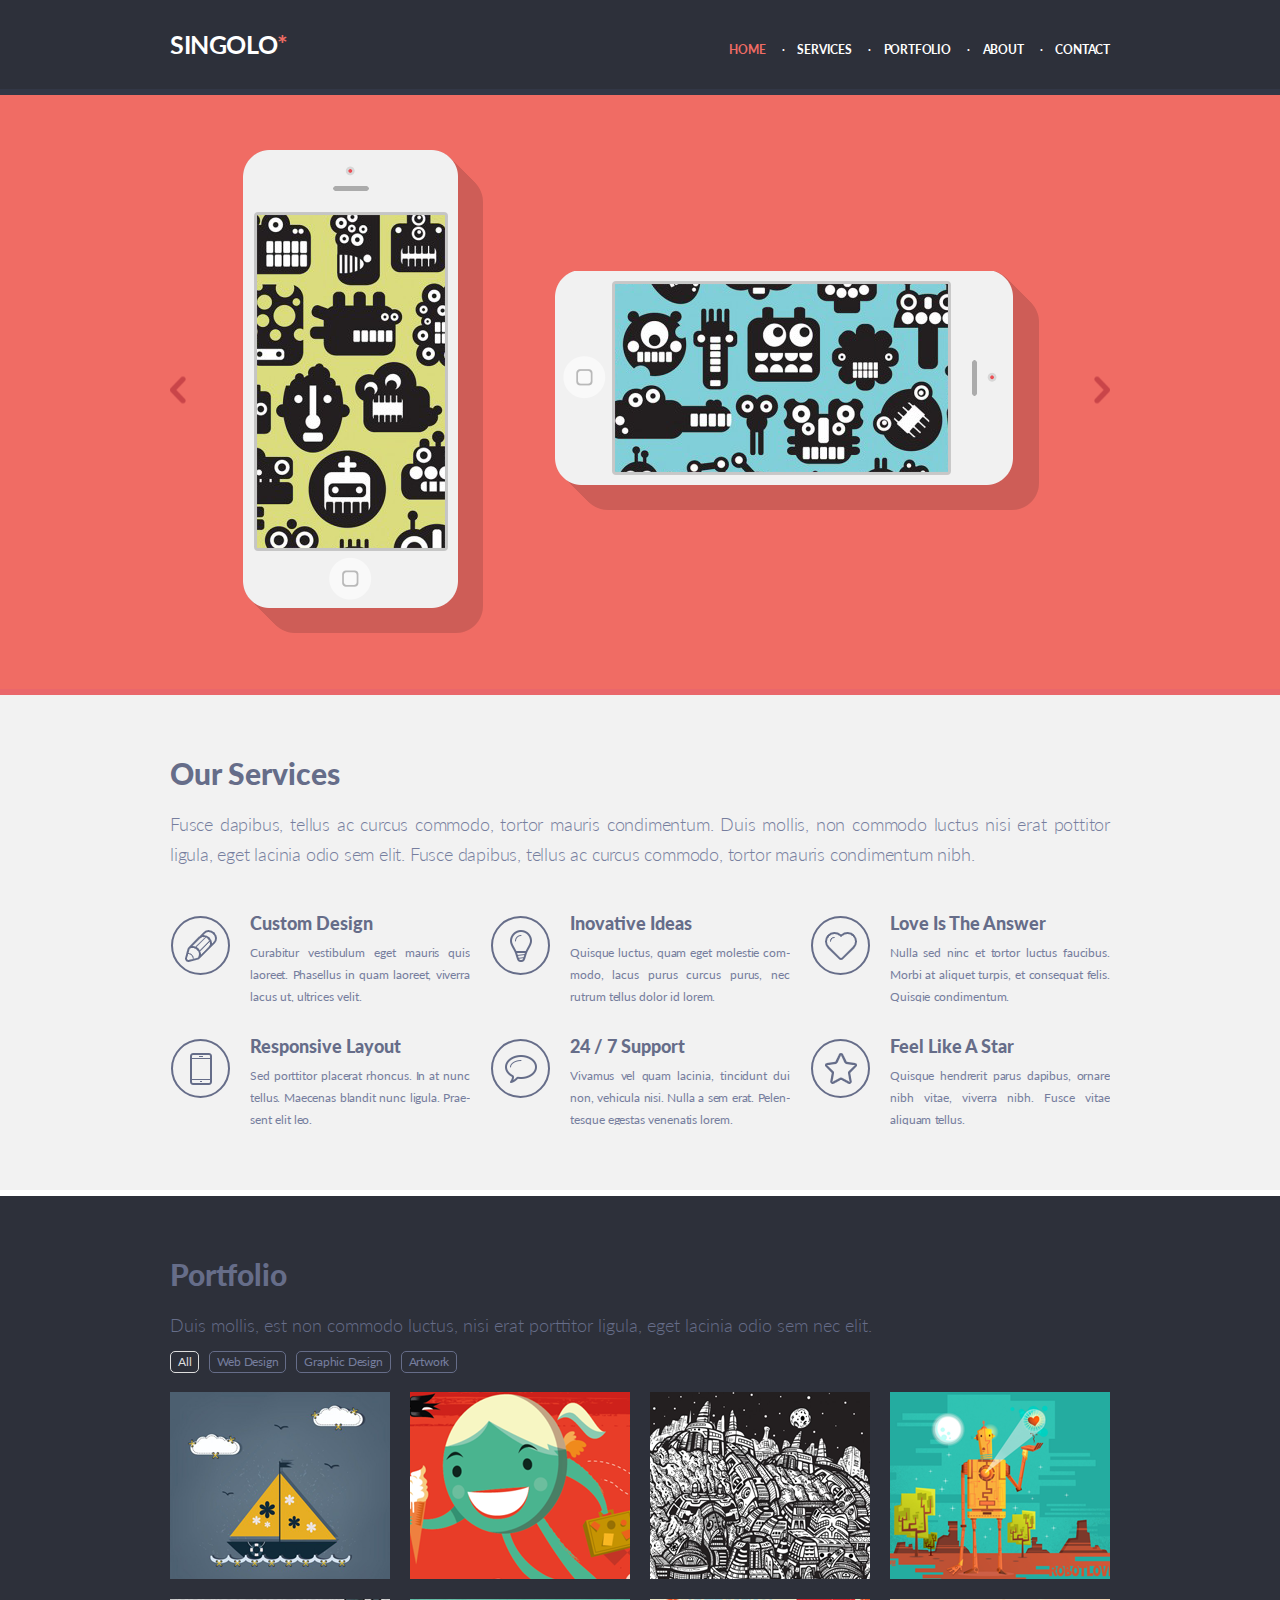
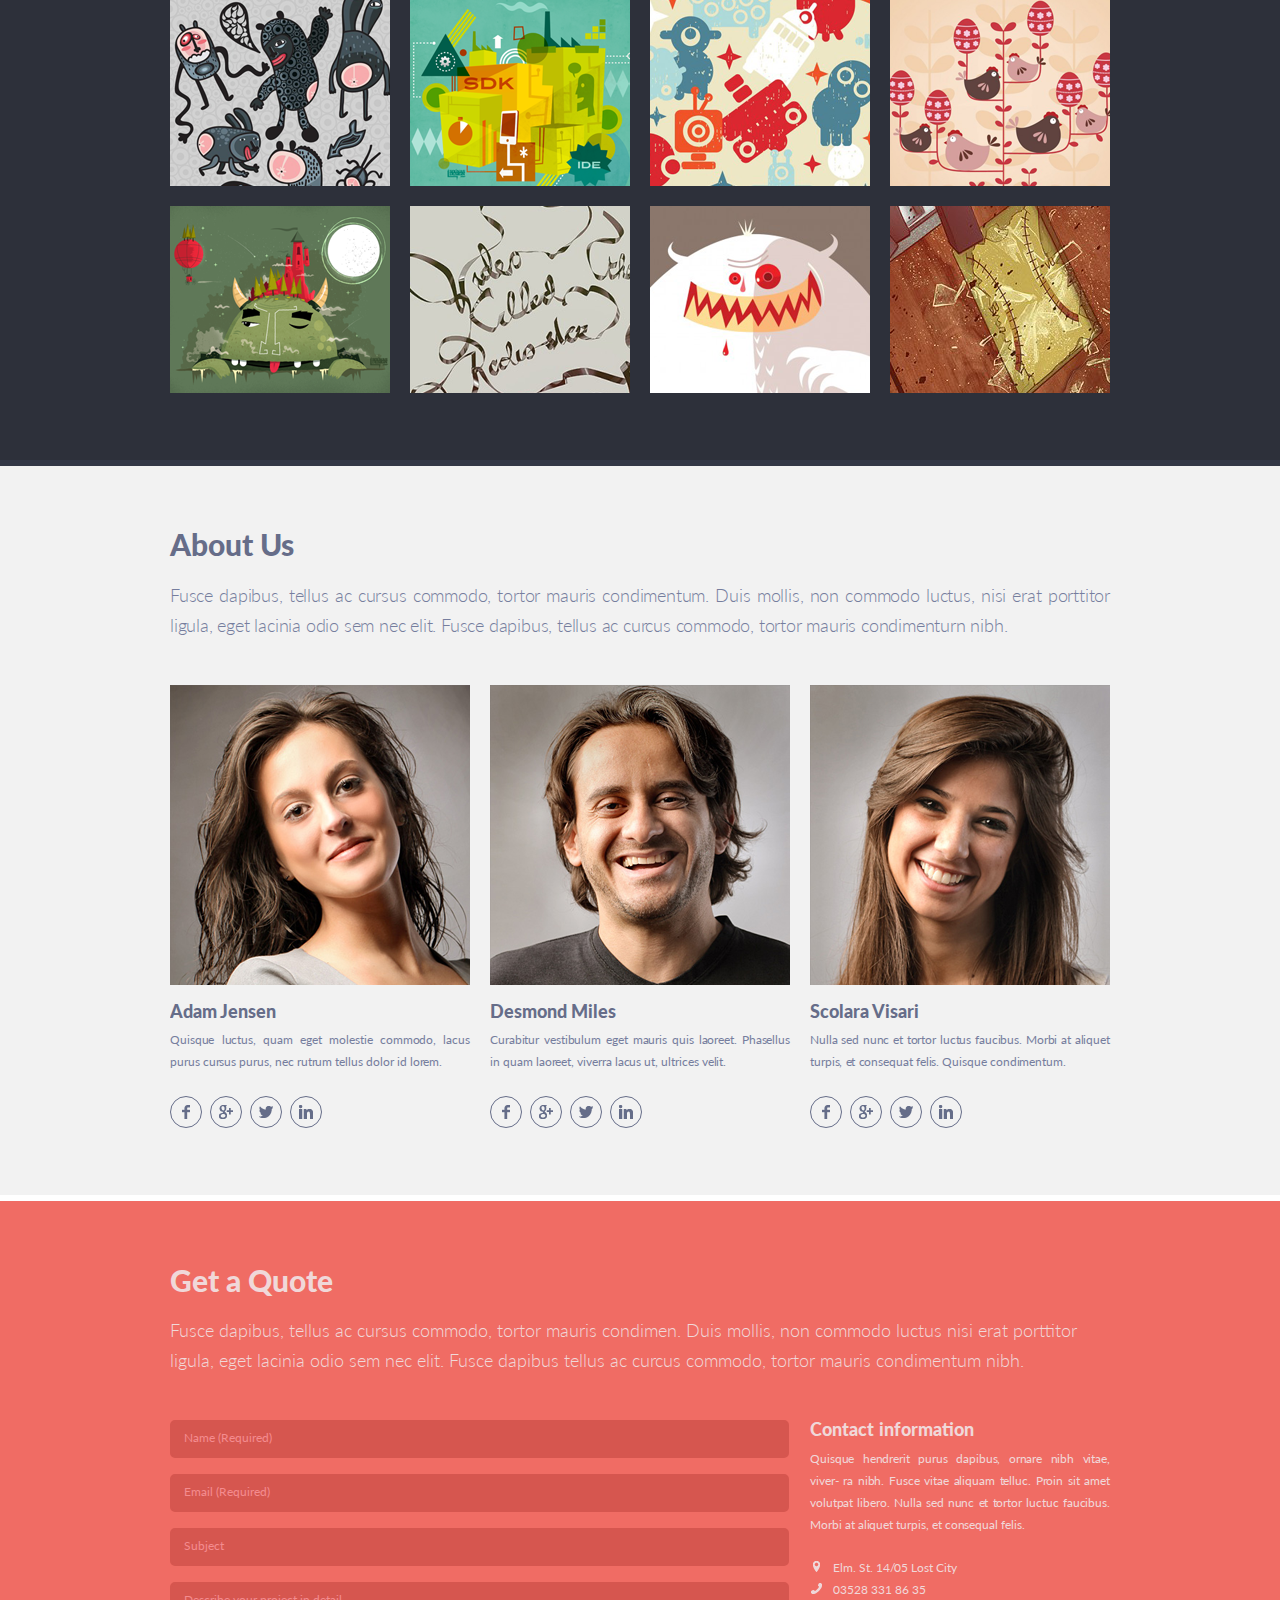
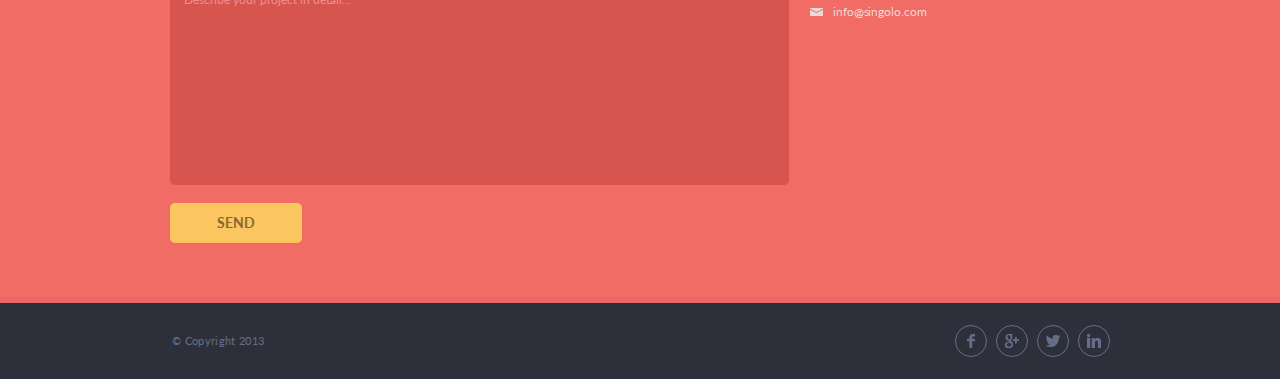
<file: index.html>
<!DOCTYPE html>
<html>
    <head>
        <meta charset="UTF-8">
        <meta name="viewport" content="width=device-width, initial-scale=1.0">
        <link href="https://fonts.googleapis.com/css?family=Lato:400,700&display=swap" rel="stylesheet">
        <link rel="stylesheet" href="style.css">
        <title>Singolo</title>
    </head>
    <body> 
        <div id="home">
        <div class="header">
            <div class="wrapper header__wrapper">
                <div class="hamburger">
                    <div class="hamburger__line"></div>
                </div>              
                <h1 class="logo">Singolo<span class="text-colored">*</span></h1>
                <div class="header__navigation">
                    <h1 class="logo navigation-mobile__logo">Singolo<span class="text-colored">*</span></h1>
                    <div class="navigation">
                        <a class="navigation__link navigation__link_selected" href="#home">Home</a>
                        <a class="navigation__link" href="#services">Services</a>
                        <a class="navigation__link" href="#portfolio">Portfolio</a>
                        <a class="navigation__link" href="#about">About</a>
                        <a class="navigation__link"  href="#contact">Contact</a>
                    </div>
                </div>
                
            </div>
        </div>
        <div class="slider" style="background-color: #F06C64">
            <div class="wrapper">
            <div class="carousel">
                <div class="slide__container">
                    <div class="slide active">
                        <div class="slide__content">
                            <div class="iPhone iPhone_vertical">
                                <img src="assets/img/iPhone Vertical.png" alt="iPhone Vertical">
                                <div class="iPhone__display"></div>
                                <div class="iPhone__button"></div>
                            </div>
                            <div class="iPhone iPhone_horizontal">
                                <img src="assets/img/iPhone Horizontal.png" alt="iPhone Horizontal">
                                <div class="iPhone__display"></div>
                                <div class="iPhone__button"></div>
                            </div>       
                        </div>
                    </div>
                    <div class="slide">
                        <div class="slide__content">
                            <img id="img_slide2" src="assets/img/slide-2.png">
                        </div>
                    </div>
                </div>
                <div class="control left">
                    <img class="arrow left" src="assets/img/prev.png" alt="prev">
                </div>
                <div class="control right">
                    <img class="arrow right" src="assets/img/next.png" alt="next">
                </div>  
            </div>
            </div>
        </div>
        </div> 
        <div id="services" class="services">
            <div class="wrapper services__wrapper">
                <h2 class="services__title">Our Services</h2>
                <p class="services__text">Fusce dapibus, tellus ac curcus commodo, tortor mauris condimentum.
                    Duis mollis, non commodo luctus nisi erat pottitor ligula, eget lacinia odio sem elit. 
                    Fusce dapibus, tellus ac curcus commodo, tortor mauris condimentum nibh.
                </p>
                <div class="layout-3-column">
                    <div class="service-item">
                        <span class="ico service-item__ico ico-pen"></span>
                        <div class="service-item__content">
                            <h3 class="service-item__title">Custom Design</h3>
                            <p class="service-item__text sub-p">Curabitur vestibulum eget mauris quis laoreet. Phasellus in quam laoreet, viverra lacus ut, ultrices velit.</p>
                        </div>           
                    </div>
                    <div class="service-item">
                        <span class="ico service-item__ico ico-lamp"></span>
                        <div class="service-item__content">
                            <h3 class="service-item__title">Inovative Ideas</h3>
                            <p class="service-item__text sub-p">Quisque luctus, quam eget molestie com- modo, lacus purus curcus purus, nec rutrum tellus dolor id lorem.</p>
                        </div>
                    </div>
                    <div class="service-item">
                        <span class="ico service-item__ico ico-heart"></span>
                        <div class="service-item__content">
                            <h3 class="service-item__title">Love Is The Answer</h3>
                            <p class="service-item__text sub-p">Nulla sed ninc et tortor luctus faucibus. Morbi at aliquet turpis, et consequat felis. Quisqie condimentum.</p>
                        </div>
                    </div>
                    <div class="service-item">
                        <span class="ico service-item__ico ico-mobile-phone"></span>
                        <div class="service-item__content">
                            <h3 class="service-item__title">Responsive Layout</h3>
                            <p class="service-item__text sub-p">Sed porttitor placerat rhoncus. In at nunc tellus. Maecenas blandit nunc ligula. Prae- sent elit leo.</p>
                        </div>
                    </div>
                    <div class="service-item">
                        <span class="ico service-item__ico ico-bubble"></span>
                        <div class="service-item__content">
                            <h3 class="service-item__title">24 / 7 Support</h3>
                            <p class="service-item__text sub-p">Vivamus vel quam lacinia, tincidunt dui non, vehicula nisi. Nulla a sem erat. Pelen- tesque egestas venenatis lorem.</p>
                        </div>
                    </div>
                    <div class="service-item">
                        <span class="ico service-item__ico ico-star"></span>
                        <div class="service-item__content">
                            <h3 class="service-item__title">Feel Like A Star</h3>
                            <p class="service-item__text sub-p">Quisque hendrerit parus dapibus, ornare nibh vitae, viverra nibh. Fusce vitae aliquam tellus.</p>
                        </div>
                    </div>
                </div>
            </div>
        </div>
        <div id="portfolio" class="portfolio">
            <div class="wrapper portfolio__wrapper">
                <h2 class="portfolio__title">Portfolio</h2>
                <p class="portfolio__text">Duis mollis, est non commodo luctus, nisi erat porttitor ligula, eget lacinia odio sem nec elit.</p>
                <div class="portfolio__tags">
                    <span id="all" class="tag tag_selected">All</span>
                    <span id="web-disign" class="tag">Web Design</span>
                    <span id="graphic-design" class="tag">Graphic Design</span>
                    <span id="artwork" class="tag">Artwork</span>
                </div>
                <div class="layout-4-column portfolio__images">
                    <img id="artwork" src="assets/img/portfolio/Project1.png" alt="project1">
                    <img id="web-disign" src="assets/img/portfolio/Project2.png" alt="project2">
                    <img id="web-disign" src="assets/img/portfolio/Project3.png" alt="project3">
                    <img id="artwork" src="assets/img/portfolio/Project4.png" alt="project4">
                    <img id="graphic-design" src="assets/img/portfolio/Project5.png" alt="project5">
                    <img id="web-disign" src="assets/img/portfolio/Project6.png" alt="project6">
                    <img id="graphic-design" src="assets/img/portfolio/Project7.png" alt="project7">
                    <img id="graphic-design" src="assets/img/portfolio/Project8.png" alt="project8">
                    <img id="artwork"src="assets/img/portfolio/Project9.png" alt="project9">
                    <img id="web-disign" src="assets/img/portfolio/Project10.png" alt="project10">
                    <img id="graphic-design" src="assets/img/portfolio/Project11.png" alt="project11">
                    <img id="artwork" src="assets/img/portfolio/Project12.png" alt="project12">
                </div>
            </div>
        </div>
        <div id="about" class="about-us">
            <div class="wrapper about-us__wrapper">
                <h2 class="about-us__title">About Us</h2>
                <p class="about-us__text">Fusce dapibus, tellus ac cursus commodo, tortor mauris condimentum. Duis mollis, non commodo luctus, nisi erat porttitor ligula, eget lacinia odio sem nec elit. Fusce dapibus, tellus ac curcus commodo, tortor mauris condimenturn nibh.</p>
                <div class="layout-3-column">
                    <div class="employee">
                        <img class="employee__photo" src="assets/img/employees/Adam.png" alt="Photo">
                        <div class="employee__content">
                            <h3 class="employee__name">Adam Jensen</h3>
                            <p class="employee__text sub-p">Quisque luctus, quam eget molestie commodo, lacus purus cursus purus, nec rutrum tellus dolor id lorem.</p>
                        </div>
                        <div class="employee__icons">
                            <span class="ico ico-facebook ico_round"></span>
                            <span class="ico ico-google ico_round"></span>
                            <span class="ico ico-twitter ico_round"></span>
                            <span class="ico ico-linkedin ico_round"></span>
                        </div>
                    </div>
                    <div class="employee">
                        <img class="employee__photo" src="assets/img/employees/Desmond.png" alt="Photo">
                        <div class="employee__content">
                            <h3 class="employee__name">Desmond Miles</h3>
                            <p class="employee__text sub-p">Curabitur vestibulum eget mauris quis laoreet. Phasellus in quam laoreet, viverra lacus ut, ultrices velit.</p>
                        </div>
                        <div class="employee__icons">
                            <span class="ico ico-facebook ico_round"></span>
                            <span class="ico ico-google ico_round"></span>
                            <span class="ico ico-twitter ico_round"></span>
                            <span class="ico ico-linkedin ico_round"></span>
                        </div>
                    </div>
                    <div class="employee">
                        <img class="employee__photo" src="assets/img/employees/Scolara.png" alt="Photo">
                        <div class="employee__content">
                            <h3 class="employee__name">Scolara Visari</h3>
                            <p class="employee__text sub-p">Nulla sed nunc et tortor luctus faucibus. Morbi at aliquet turpis, et consequat felis. Quisque condimentum.</p>
                        </div>
                        <div class="employee__icons">
                            <span class="ico ico-facebook ico_round"></span>
                            <span class="ico ico-google ico_round"></span>
                            <span class="ico ico-twitter ico_round"></span>
                            <span class="ico ico-linkedin ico_round"></span>
                        </div>
                    </div>
                </div>
            </div>
        </div>
        <div id="contact" class="get-quote">
            <div class="wrapper get-quote__wrapper">
                <h2 class="get-quote__title">Get a Quote</h2>
                <p class="get-quote__text">Fusce dapibus, tellus ac cursus commodo, tortor mauris condimen. Duis mollis, 
                    non commodo luctus nisi erat porttitor ligula, eget lacinia odio sem nec elit. Fusce dapibus tellus ac curcus 
                    commodo, tortor mauris condimentum nibh.
                </p>
                <div class="layout-3-column">
                    <form id="quote-form" class="get-quote__form" action="#" method="get">
                        <input id="name" class="input" type="text" name="name" placeholder="Name (Required)" required>
                        <div id="name-hint" class="warning-bubble"></div>
                        <input id="email" class="input" type="email" name="email" placeholder="Email (Required)" required>
                        <div id="email-hint" class="warning-bubble"></div>
                        <input id="subject" class="input" type="text" name="subject" placeholder="Subject">
                        <textarea id="description" class="textarea" rows="8" name="details" placeholder="Describe your project in detail..."></textarea>
                        <div id="description-hint" class="warning-bubble">Много символов</div>
                        <button id="button_send" class="button">SEND</button>
                    </form>
                    <div class="get-quote__contact-info">
                        <h3 class="contact-info__title">Contact information</h3>
                        <p class="contact-info__description sub-p">Quisque hendrerit purus dapibus, ornare nibh vitae, viver- ra nibh. Fusce vitae aliquam telluc. Proin sit 
                            amet volutpat libero. Nulla sed nunc et tortor luctuc faucibus. Morbi at aliquet turpis, et consequal felis.
                        </p>
                        <p class="contact sub-p">
                            <span class="ico contact__ico ico-location"></span>Elm. St. 14/05 Lost City                 
                        </p>
                        <p class="contact sub-p">
                            <span class="ico contact__ico ico-phone"></span><a href="tel:+375441111111">03528 331 86 35</a>                 
                        </p>
                        <p class="contact sub-p">
                            <span class="ico contact__ico ico-mail"></span><a href="mailto:info@singolo.com">info@singolo.com</a>                  
                        </p>
                    </div>
                </div>
            </div>
        </div>
        <footer class="footer">
            <div class="wrapper footer__wrapper">
                <p class="footer__text sub-p">© Copyright 2013</p>
                <div class="footer__icons">
                    <span class="ico ico-facebook ico_round"></span>
                    <span class="ico ico-google ico_round"></span>
                    <span class="ico ico-twitter ico_round"></span>
                    <span class="ico ico-linkedin ico_round"></span>
                </div>
            </div>
        </footer>
        <div class="modal">
            <div class="modal__content">
                <h2 class="modal__header">The letter was sent</h2>
                <h3 class="modal__title">Subject</h3>
                <p id="resalt_subject" class="sub-p modal__text"></p>
                <div>
                <h3 class="modal__title">Description</h3>
                <p id="resalt_description" class="sub-p modal__text"></p>
                </div> 
                <button id="modal__button" class="button modal__button">OK</button>
            </div>
        </div>
    <script src="script.js"></script>
    </body>
</html>
</file>
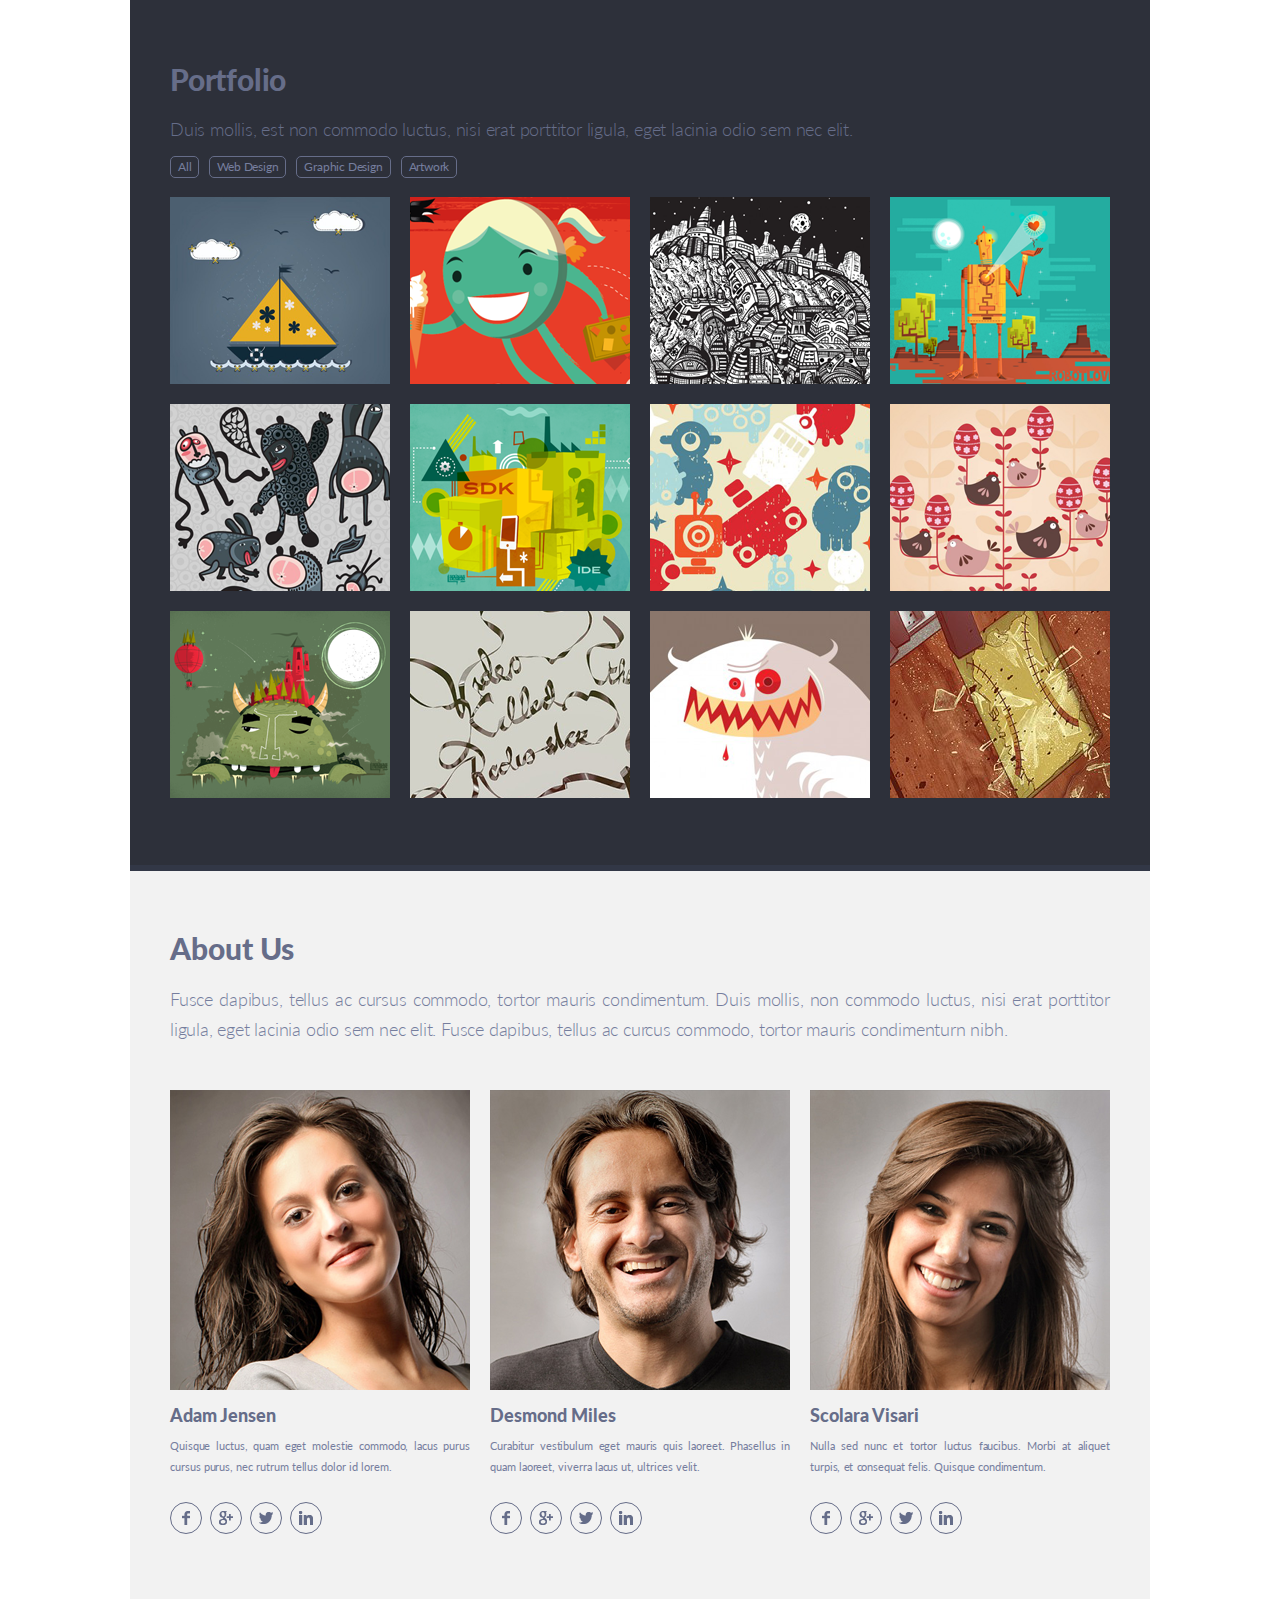
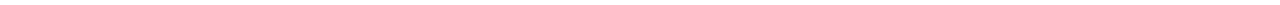
<file: singolo2.html>
<!DOCTYPE html>
<html>
    <head>
        <meta charset="UTF-8">
        <meta name="viewport" content="width=device-width, initial-scale=1.0">
        <link href="https://fonts.googleapis.com/css?family=Lato:400,700&display=swap" rel="stylesheet">
        <link rel="stylesheet" href="singolo2.css">
    </head>
    <body>
        <div class="portfolio">
            <div class="wrapper portfolio__wrapper">
                <h2 class="portfolio__title">Portfolio</h2>
                <p class="portfolio__description">Duis mollis, est non commodo luctus, nisi erat porttitor ligula, eget lacinia odio sem nec elit.</p>
                <div class="portfolio__tags">
                    <span class="tag">All</span>
                    <span class="tag">Web Design</span>
                    <span class="tag">Graphic Design</span>
                    <span class="tag">Artwork</span>
                </div>
                <div class="layout-4-column">
                    <img src="assets/img/portfolio/Project1.png" alt="project1">
                    <img src="assets/img/portfolio/Project2.png" alt="project2">
                    <img src="assets/img/portfolio/Project3.png" alt="project3">
                    <img src="assets/img/portfolio/Project4.png" alt="project4">
                    <img src="assets/img/portfolio/Project5.png" alt="project5">
                    <img src="assets/img/portfolio/Project6.png" alt="project6">
                    <img src="assets/img/portfolio/Project7.png" alt="project7">
                    <img src="assets/img/portfolio/Project8.png" alt="project8">
                    <img src="assets/img/portfolio/Project9.png" alt="project9">
                    <img src="assets/img/portfolio/Project10.png" alt="project10">
                    <img src="assets/img/portfolio/Project11.png" alt="project11">
                    <img src="assets/img/portfolio/Project12.png" alt="project12">
                </div>
            </div>
        </div>
        <div class="about-us">
            <div class="wrapper about-is__wrapper">
                <h2 class="about-us__title">About Us</h2>
                <p class="about-us__description">Fusce dapibus, tellus ac cursus commodo, tortor mauris condimentum. Duis mollis, non commodo luctus, nisi erat porttitor ligula, eget lacinia odio sem nec elit. Fusce dapibus, tellus ac curcus commodo, tortor mauris condimenturn nibh.</p>
                <div class="layout-3-column">
                    <div class="employee">
                        <img src="assets/img/employees/Adam.png" alt="Photo">
                        <div class="employee__content">
                            <h3 class="employee__name">Adam Jensen</h3>
                            <p class="employee__description">Quisque luctus, quam eget molestie commodo, lacus purus cursus purus, nec rutrum tellus dolor id lorem.</p>
                        </div>
                        <div class="employee__icons">
                            <span class="ico ico-facebook ico_round-bordered"></span>
                            <span class="ico ico-google ico_round-bordered"></span>
                            <span class="ico ico-twitter ico_round-bordered"></span>
                            <span class="ico ico-linkedin ico_round-bordered"></span>
                        </div>
                    </div>
                    <div class="employee">
                        <img src="assets/img/employees/Desmond.png" alt="Photo">
                        <div class="employee__content">
                            <h3 class="employee__name">Desmond Miles</h3>
                            <p class="employee__description">Curabitur vestibulum eget mauris quis laoreet. Phasellus in quam laoreet, viverra lacus ut, ultrices velit.</p>
                        </div>
                        <div class="employee__icons">
                            <span class="ico ico-facebook ico_round-bordered"></span>
                            <span class="ico ico-google ico_round-bordered"></span>
                            <span class="ico ico-twitter ico_round-bordered"></span>
                            <span class="ico ico-linkedin ico_round-bordered"></span>
                        </div>
                    </div>
                    <div class="employee">
                        <img src="assets/img/employees/Scolara.png" alt="Photo">
                        <div class="employee__content">
                            <h3 class="employee__name">Scolara Visari</h3>
                            <p class="employee__description">Nulla sed nunc et tortor luctus faucibus. Morbi at aliquet turpis, et consequat felis. Quisque condimentum.</p>
                        </div>
                        <div class="employee__icons">
                            <span class="ico ico-facebook ico_round-bordered"></span>
                            <span class="ico ico-google ico_round-bordered"></span>
                            <span class="ico ico-twitter ico_round-bordered"></span>
                            <span class="ico ico-linkedin ico_round-bordered"></span>
                        </div>
                    </div>

                </div>
            </div>
        </div>
    </body>
</html>
</file>
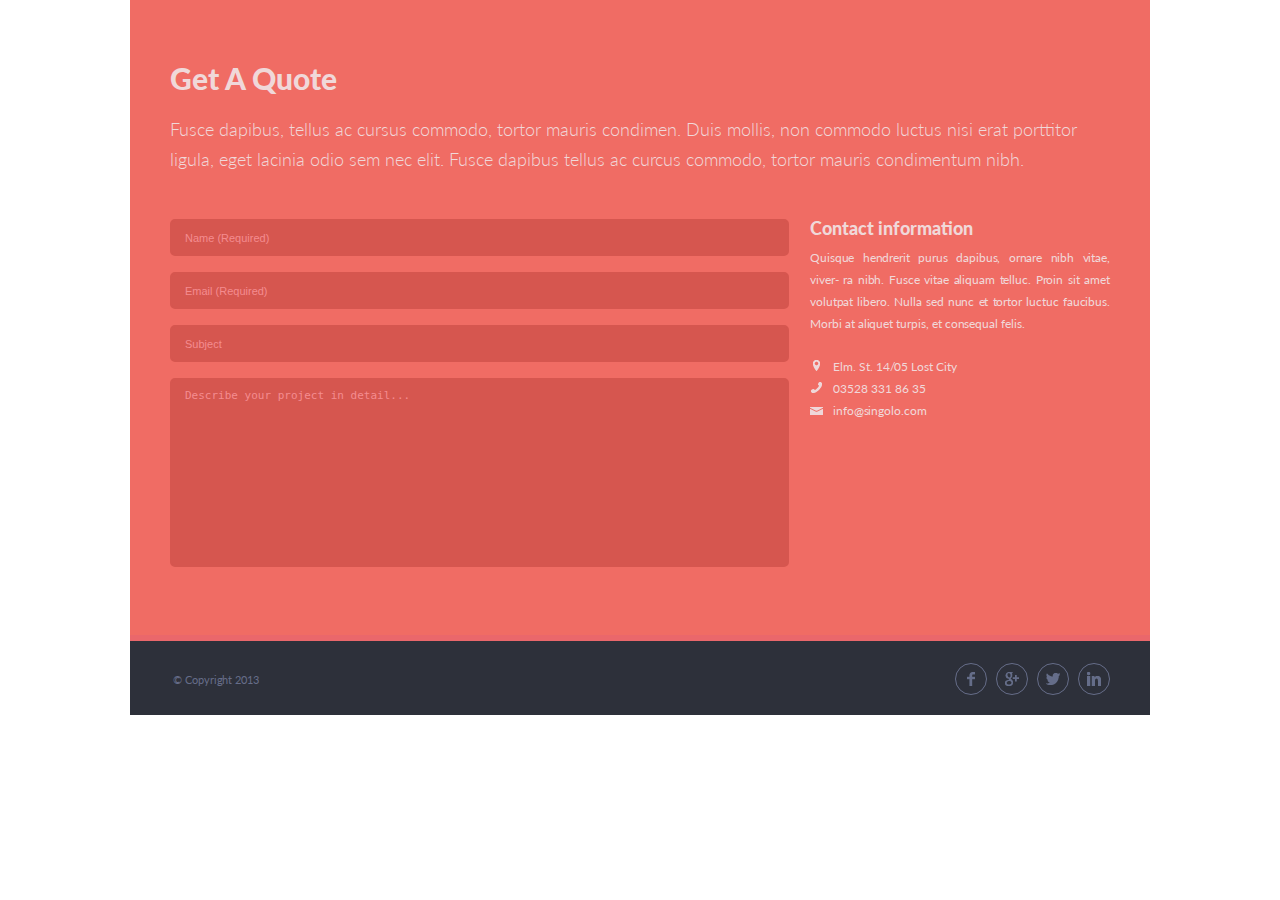
<file: singolo3.html>
<!DOCTYPE html>
<html>
    <head>
        <meta charset="UTF-8">
        <meta name="viewport" content="width=device-width, initial-scale=1.0">
        <link href="https://fonts.googleapis.com/css?family=Lato:400,700&display=swap" rel="stylesheet">
        <link rel="stylesheet" href="singolo3.css">
    </head>
    <body>
        <div class="get-quote">
            <div class="wrapper get-quote__wrapper">
                <h2 class="get-quote__title">Get A Quote</h2>
                <p class="get-quote__description">Fusce dapibus, tellus ac cursus commodo, tortor mauris condimen. Duis mollis, 
                    non commodo luctus nisi erat porttitor ligula, eget lacinia odio sem nec elit. Fusce dapibus tellus ac curcus 
                    commodo, tortor mauris condimentum nibh.
                </p>
                <div class="layout-3-column">
                    <form class="get-quote__form">
                        <input type="text" name="name" placeholder="Name (Required)" required>
                        <input type="email" name="email" placeholder="Email (Required)" required>
                        <input type="text" name="subject" placeholder="Subject">
                        <textarea rows="12" name="details" placeholder="Describe your project in detail..."></textarea>
                    </form>
                    <div class="get-quote__contact-info">
                        <h3 class="contact-info__title">Contact information</h3>
                        <p class="contact-info__description little-p">Quisque hendrerit purus dapibus, ornare nibh vitae, viver- ra nibh. Fusce vitae aliquam telluc. Proin sit 
                            amet volutpat libero. Nulla sed nunc et tortor luctuc faucibus. Morbi at aliquet turpis, et consequal felis.
                        </p>
                        <p class="contact little-p">
                            <span class="ico ico-location"></span>Elm. St. 14/05 Lost City                 
                        </p>
                        <p class="contact little-p">
                            <span class="ico ico-phone"></span><a href="tel:+375441111111">03528 331 86 35</a>                 
                        </p>
                        <p class="contact little-p">
                            <span class="ico ico-mail"></span><a href="mail:info@singolo.com">info@singolo.com</a>                  
                        </p>
                    </div>
                </div>
            </div>
        </div>
        <footer class="footer">
            <div class="wrapper footer__wrapper">
                <p class="footer__text little-p">© Copyright 2013</p>
                <div class="icons">
                    <span class="ico ico-facebook ico_round-bordered"></span>
                    <span class="ico ico-google ico_round-bordered"></span>
                    <span class="ico ico-twitter ico_round-bordered"></span>
                    <span class="ico ico-linkedin ico_round-bordered"></span>
                </div>
            </div>
        </footer>

    </body>
</html>
</file>
<file: style.css>
html {
    font-size: 10px;
    scroll-behavior: smooth;
}

body {
    margin: 0;
    font-family: "Lato", sans-serif;
}

h1, h2, h3, p, .sub-p {
    margin: 0;
}

h1{
    font-size: 2.5rem;
    line-height: 2.5rem;
    font-weight: 700;
}

h2 {
    font-size: 3rem;
    line-height: 1.8rem;
    font-weight: 900;   
}

h3 {
    font-size: 1.8rem;
    line-height: 1.8rem;
    font-weight: 900;
}

p {
    font-size: 1.8rem;
    line-height: 3rem;
    font-weight: 300;
}

.sub-p {
    font-size: 1.2rem;
    line-height: 2.2rem;
    font-weight: 400;
    letter-spacing: -0.1px;
    word-spacing: 0.3px;
    text-align: justify;
}

a {
    text-decoration: none;
}

.ico {
    display: inline-block;
    background-position: center;
    background-repeat: no-repeat;
    width: 30px;
    height: 30px;
    cursor: pointer;
}

.ico_round {
    border: 1px solid #666d89;
    border-radius: 50%;
}

.service-item__ico {
    width: 55px;
    height: 55px;
    border: 2px solid #666d89;
    border-radius: 50%;
}

.ico-pen {
    background-image: url(./assets/img/icons/pen.png);
}

.ico-lamp {
    background-image: url(./assets/img/icons/bulb.png);
}

.ico-heart {
    background-image: url(./assets/img/icons/heart.png);
}

.ico-mobile-phone {
    background-image: url(./assets/img/icons/mobile-phone.png);
}

.ico-bubble {
    background-image: url(./assets/img/icons/bubble.png);
}

.ico-star {
    background-image: url(./assets/img/icons/star.png);
}

.ico-facebook {
    background-image:  url(./assets/img/icons/facebook.png);
}

.ico-google {
    background-image:  url(./assets/img/icons/google+.png);
}

.ico-twitter {
    background-image:  url(./assets/img/icons/twitter.png);
}

.ico-linkedin {
    background-image:  url(./assets/img/icons/linkedin.png);
}

.ico-location {
    background-image: url("./assets/img/icons/location.png");
}
.ico-phone {
    background-image: url("./assets/img/icons/phone.png");
}
.ico-mail {
    background-image: url("./assets/img/icons/mail.png");
}

.tag {
    font-size: 12px;
    line-height: 20px;
    color: #767e9e;
    font-weight: 400;
    letter-spacing: -0.2px;
    padding: 0 7px;
    border: 1px solid #666d89;
    border-radius: 5px;
    box-sizing: border-box;
    cursor: pointer;
}

.tag_selected {
    color: #dedede;
    border-color: #dedede;
}

.layout-3-column {
    display: grid;
    grid-template-columns: repeat(3, 1fr);
    grid-gap: 36px 20px;
}

.services .layout-3-column {
    grid-template-columns: repeat(auto-fill, 300px);
}


.layout-4-column {
    display: grid;
    grid-template-columns: repeat(4, 1fr);
    grid-gap: 20px;
}

  
@media (max-width: 1019px){
    .layout-4-column {
        grid-template-columns: repeat(3, 1fr);
    }

    .services .layout-3-column {
        grid-gap: 45px 53px;
    }
}

@media (max-width: 767px){
    .wrapper {
        padding: 0 30px;
    }
    .layout-4-column {
        grid-template-columns: repeat(2, 1fr);
        grid-gap: 13px;
    }
    
    .portfolio__images > img:nth-child(n + 9){
        display: none;
    }

    .services .layout-3-column {
        grid-gap: 30px;
    }
}



.wrapper {
    margin: auto;
    max-width: 1020px;
    padding: 0 40px;
    box-sizing: border-box;
}

.header {
    position: fixed;
    width: 100vw;
    z-index: 1;
    padding: 32px 0 32px 0;
    box-sizing: border-box;
    background-color: #2d303a;
    border-bottom: 6px solid #323746;
    transition: top 0.5s;
}

.header__wrapper {
    display: flex;
    flex-direction: row;
    justify-content: space-between;
    align-items: flex-end;  
}

.logo {
    color: #ffffff;
    text-transform: uppercase;
    letter-spacing: -0.4px;
}

.text-colored {
    color: #f06c64;
}

.header__navigation {
    margin-bottom: 1px;
}

.navigation {
    margin: 0px;
    padding: 0px;
}

.navigation__link{
    display: inline;
    margin-right: 26px;
    font-size: 12px;
    line-height: 6px;
    text-transform: uppercase;
    color: #ffffff;
    font-weight: 700;
    letter-spacing: -0.2px;
    cursor: pointer;
}

.navigation__link:last-child {
    margin-right: 0px;
}

.navigation__link_selected {
    color: #f06c64;
}

.navigation__link::before {
    position: relative;
    content: '.';
    color: #ffffff;
    left: -13px;
    bottom: 3px;
}

.navigation__link:first-child::before {
    display: none;
}

.navigation__link:hover {
    color: #f06c64;
}

.navigation-mobile__logo {
    display: none;
}

.hamburger {
    position: absolute;
    left: 20px;
    display: none;
    width: 25px;
    height: 20px;
    z-index: 200;
    transition: all 0.4s cubic-bezier(0.18, 0.89, 0.32, 1.28);
    cursor: pointer;
}

.hamburger__line {
    display: inline-block;
    position: absolute;
    height: 2.4px;
    width: 100%;
    background: #ffffff;
    border-radius: 5px;
    top: calc(50% - 1.2px);
}

.hamburger::after, .hamburger::before {
    content: '';
    position: absolute;
    display: inline-block;
    height: 2.4px;
    width: 100%;
    background: #ffffff;
    border-radius: 5px;
}

.hamburger::before {
    top: 0;
}

.hamburger::after {
    bottom: 0;
}

.rotate {
    transform: rotate(-90deg);
    transform-origin: center;
}

.menu-mobile__overflow {
    position: fixed;
    display: none;
    width: 100vw;
    height: 100vh;
    z-index: 50;
    background-color: rgba(45, 48, 58, 0.6);
}

@media (max-width: 767px){
    .header__navigation {
        background-color: #2D303A;
        margin: 0;
        padding: 0;
        display: block;
        position: fixed;
        top: 0;
        bottom: 0;
        left: -100%;
        min-height: 100vh;
        overflow: hidden;
        z-index: 100;
        padding: 232px 71px 0 71px;
        transition: all 0.4s cubic-bezier(0.18, 0.89, 0.32, 1.28);
        box-shadow: 0px -40px 20px rgba(0, 0, 0, 0.4);
    }

    .header__navigation.open{
        left: 0;
        outline: 100vw solid rgba(45, 48, 58, 0.6);
    }

    .navigation {
        display: flex;
        flex-direction: column;
    }

    .navigation-mobile__logo {
        display: block;
        position: absolute;
        top: 26px;
    }

    .navigation > * {
        margin-bottom: 27px;
    }

    .navigation > *:last-child {
        margin-bottom: 0;
    }

    .navigation__link {
        font-weight: bold;
        font-size: 24px;
        line-height: 29px;
        letter-spacing: -0.035em;
    }

    .navigation__link::before {
        content: none;
    }

    .header {
        padding: 24px 0 23px 0;
    }

    .header__wrapper {
        justify-content: center;
    }

    .hamburger {
        display: block;
        margin-right: auto;
    }

    .header .logo {
        font-size: 2.0rem;
    }
}

.slider{
    padding-top: 95px;
    border-bottom: 6px solid #ea676b; 
}

.carousel {
    position: relative;
    width: 100%;
    height: 100%;
    display: flex;
    align-items: center;
    justify-content: center;
}

.slide__container {
    position: relative;
    width: 100%;
    height: calc(100vw * 0.58);
    max-height: 594px;
    overflow: hidden;
    margin: 0 37px;
}

.slide {
    display: none;
    position: relative;
    margin: 0 auto;
    height: 100%;
    animation: 0.5s ease-in-out;
}

.slide.active,
.slide.next {
    display: block;
}

.next {
    position: absolute;
    top: 0;
    width: 100%;
}

.slide__content {
    width: 100%;
    height: 100%;
    display: flex;
    justify-content: center;
    align-items: center;
}

.iPhone {
    position: relative;
}

.iPhone_vertical {
    margin-right: 8%;
}

.slide__content img {
    width: 100%;
    height: auto;
}

#img_slide2 {
    width: 60%;
}

.iPhone__display {
    display: none;
    position: absolute;
    background-color: black;
}

.iPhone__display.off {
    display: block;
}

.iPhone_vertical .iPhone__display {
    width: 78%;
    height: 69%;
    top: 13.2%;
    left: 6%;
}

.iPhone_horizontal .iPhone__display {
    width: 69%;
    height: 78.5%;
    top: 5%;
    left: 12.5%;
}

.iPhone__button {
    position: absolute;
    cursor: pointer;
}

.iPhone_vertical .iPhone__button {
    width: 19%;
    height: 9%;
    left: 35%;
    bottom: 7%;
}
.iPhone_horizontal .iPhone__button {
    width: 9%;
    height: 17%;
    left: 1.5%;
    bottom: 47%;
}

.control {
    position: absolute;
    top: 0;
    bottom: 4px;
    cursor: pointer;
}

.control.left {
    left: 0;
    right: auto;
}

.control.right {
    left: auto;
    right: 0;
}

.arrow {
    position: absolute;
    top: 50%;
    transform: translateY(-50%);
}

.arrow.right {
    right: 50%;
}

.to-left {
    animation-name: left;
}

.to-right {
    animation-name: right;
    animation-direction: reverse;
}

.from-left {
    animation-name: left;
    animation-direction: reverse;
}

.from-right {
    animation-name: right;
}

@keyframes left {
    from {
        left: 0;
    }
    to {
        left: -100%;
    }
}

@keyframes right {
    from {
        left: 100%;
    }
    to {
        left: 0;
    }
}

@media (max-width: 1019px) {
    .slider .wrapper {
        padding: 0 30px;
    }
}

@media (max-width: 767px){
    .slider {
        padding-top: 73px;
    }
}

@media (max-width: 375px) {
    .slider .wrapper {
        padding: 0 10px;
    }
}


.services {
    padding: 68px 0 65px 0;
    background-color: #f2f2f2;
    border-bottom: 6px solid #ffffff;
    scroll-margin-top: 94px;
}

.services__title {
    margin-bottom: 26px;
    line-height: 2rem;
    color: #666d89;
}

.services__text {
    margin-bottom: 46px;
    color: #767e9e;
    text-align: justify;
    letter-spacing: -0.2px;
}

.service-item{
    display: flex;
    flex-direction: row;
    width: 300px;
}

.service-item__ico {
    margin: 1px 20px 0 1px;
}

.service-item__content {
    width: 220px;
    height: 87px;
    overflow: hidden;
}

.service-item__title {
    margin-bottom: 11px;
    line-height: 1.6rem;
    color: #666d89;
}

.service-item__text {
    color: #767e9e;
}

@media (max-width: 1019px){
    .services {
        padding: 39px 0 64px 0;
    }
    .services__text{
        text-align: left;
    }
}

@media (max-width: 767px){
    .services {
        padding: 25px 0 20px 0;
        scroll-margin-top: 77px;
    }
    .services .layout-3-column {
        grid-template-columns: 300px;
    }
}

@media (max-width: 374px) {
    .services .layout-3-column {
        grid-template-columns: 1fr;
    }
    .service-item {
        width: 100%;
    }
    .service-item__content {
        width: 75%;
    }
}

.portfolio {
    padding: 69px 0 67px 0;
    background-color: #2d303a;
    border-bottom: 6px solid #323746;
    /* letter-spacing: -0.2px; */
    scroll-margin-top: 94px;
}

@media (max-width: 767px){
    .portfolio {
        padding: 42px 0;
        scroll-margin-top: 77px;
    }
}

.portfolio__title {
    margin-bottom: 27px;
    color: #666d89;
}

.portfolio__text {
    margin-bottom: 11px;
    color: #666d89;
}

.portfolio__tags {
    display: flex;
    justify-content: flex-start;
    margin-bottom: 19px;
}

.portfolio__tags > .tag {
    margin-left: 10px;
}

.portfolio__tags > .tag:first-child {
    margin-left: 0;
}

.portfolio__images > img:nth-child(n + 13){
    display: none;
}

.portfolio__images > img {
    cursor: pointer;
    width: 100%;
}

.image_selected {
    outline: solid 5px #F06C64;
    outline-offset: -5px;
}

.about-us {
    padding: 68px 0 67px 0;
    background-color: #f2f2f2;
    border-bottom: 6px solid #ffffff;
    scroll-margin-top: 94px;
}
.about-us__title {
    margin-bottom: 26px;
    line-height: 2rem;
    color: #666d89;
}

.about-us__text {
    margin-bottom: 45px;
    color: #767e9e;
    letter-spacing: -0.2px;
    text-align: justify;
}

.employee {
    width: 100%;
}

.employee__photo {
    width:100%;
}

.employee__content {
    padding: 15px 0 23px 0;
}

.employee__name {
    margin-bottom: 9px;
    color: #666d89;
    overflow: hidden;
    white-space: nowrap;
}

.employee__text {
    color: #767e9e;
    text-align: justify;
}

.employee__icons {
    display: flex;
    justify-content: flex-start;
}

.employee__icons > .ico {
    margin-left: 8px;
}

.employee__icons > .ico:first-child {
    margin-left: 0;
}

@media (max-width: 1019px){

    .about-us__text {
        margin-bottom: 28px;
        text-align: left;
    }
    .about-us .layout-3-column {
        grid-gap: 15px;
    }
    .employee__content {
        padding: 12px 0 5px 0;
    }
    .employee__name {
        margin-bottom: 5px;
    }
    .about-us {
        padding: 52px 0 75px 0;
    }
}

@media (max-width: 767px){
    .about-us {
        padding: 33px 0 45px 0;
        scroll-margin-top: 77px;
    }
    .about-us__text {
        margin-bottom: 14px;
    }
    .about-us .layout-3-column {
        grid-template-columns: 300px;
        grid-gap: 34px;
    }
    .employee__content {
        padding: 18px 0 9px 0;
    }
}

@media (max-width: 374px){
    .about-us .layout-3-column {
        grid-template-columns: 1fr;
    }
}

.get-quote {
    padding: 69px 0 54px 0;
    background-color: #f06c64;
    border-bottom: 6px solid #ea676b;
    scroll-margin-top: 94px;
}

.get-quote__title {
    margin-bottom: 25px;
    line-height: 2rem;
    color: #f0d8d9;
}

.get-quote__text {
    margin-bottom: 45px;
    color: #f0d8d9;
}

.get-quote__form {
    position: relative;
    grid-column-start: 1;
    grid-column-end: 3;
}


.contact-info__title {
    margin-bottom: 10px;
    word-spacing: 1px;
    color: #f0d8d9;
}

.contact-info__description {
    margin-bottom: 21px;
    color: #f0d8d9;
}

.contact {
    color: #f0d8d9;
}

.contact a {
    text-decoration: none;
    color: inherit;
}

.contact__ico {
    width: 13px;
    height: 11px;
    background-position: bottom;
    margin-right: 10px;
}

.get-quote__form > .input, .textarea {
    width: calc(100% - 1px);
    box-sizing: border-box;
}


.input, .textarea {
    padding: 5px 12px 7px 12px;
    margin-bottom: 16px;
    font-family: "Lato", sans-serif;
    font-size: 1.2rem;
    line-height: 2.2rem;
    font-weight: 400;
    border-radius: 5px;
    border: 2px solid #d6564f;
    background-color: #d6564f;
}

.input::placeholder, .textarea::placeholder {
    color: #f48c8f;
}

.textarea {
    resize: none;
    padding-bottom: 18px;
}

.button {
    padding: 11px 47px 12px 47px;
    border-radius: 5px;
    border: none;
    font-family: "Lato", sans-serif;
    background: #FBC65F;
    font-weight: bold;
    font-size: 14px;
    line-height: 17px;
    text-align: center; 
    color: #886A30;
    cursor: pointer;
}

.button:hover {
    background: rgb(207, 160, 64);
}

@media (max-width: 1019px){
    .get-quote {
        padding: 53px 0 39px 0;
    }
    .get-quote__text {
        margin-bottom: 19px;
    }
    .get-quote .layout-3-column {
        grid-gap: 29px;
    }
    .contact-info__description {
        margin-bottom: 12px;
    }
    .input, .textarea {
        margin-bottom: 12px;
    }
    
}

@media (max-width: 767px){
    .get-quote {
        padding: 44px 0 42px 0;
        scroll-margin-top: 77px;
    }
    .get-quote .layout-3-column {
        grid-template-columns: 1fr;
        grid-gap: 32px;
    }
    .contact-info__description {
        margin-bottom: 12px;
    }
    .get-quote .button {
        width: 100%;
    }
}

.footer {
    padding: 22px 0 20px 0;
    background-color: #2d303a;
}

.footer__wrapper {
    display: flex;
    align-items: center;
    justify-content: space-between;
}
.footer__text {
    margin-left: 2px;
    margin-bottom: 3px;
    color: #666d89;
    font-size: 1.1rem;
    letter-spacing: 0.3px;
}

.footer__icons > * {
    margin-left: 6px;
}

.footer__icons > *:first-child {
    margin-left: 0;
}

@media (max-width: 767px) {
    .footer__wrapper {
        justify-content: center;
    }
    .footer__text {
        display: none;
    }
}

.modal {
    display: none;
    position: fixed;
    z-index: 1; 
    padding-top: 200px; 
    left: 0;
    top: 0;
    width: 100%; 
    height: 100%; 
    overflow: auto; 
    background-color: rgba(0,0,0,0.4); 
}

.modal__content {
    margin: auto;
    width: 400px;
    padding: 20px;
    background-color: #ffffff;
    font-family: "Lato", sans-serif;
    border-radius: 5px;
    max-height: 400px;
    overflow: auto;
}

.modal.active {
    display: block;
}

.modal__header {
    margin-bottom: 25px;
}

.modal__title {
    margin-bottom: 5px;
}

.modal__text {
    margin-bottom: 10px
}

.warning-bubble {
    display: none;
    position: absolute;
    background-color: rgba(255,255,255,0.8);
    padding: 10px;
    font-size: 1.25em;
    border-radius: 1rem;
    left: 100px;
}

.warning-bubble:after {
	content: '';
    position: absolute;
    width: 0;
    height: 0;
    bottom: 35px;
    left: 15px;
    border: 0.75rem solid transparent;
    border-bottom-color: rgba(255,255,255,0.8);
}

.warning-bubble.active {
    display: block;
}

#name-hint {
    top: 45px;
}

#email-hint {
    top: 99px;
}

#description-hint {
    bottom: 17px;
}
</file>
<file: singolo2.css>
html {
    font-size: 10px;
}

body {
    margin: auto;
    width: 1020px;
    font-family: "Lato", sans-serif;
}

h2 {
    font-size: 30px;
    line-height: 18px;
    font-weight: 900;   
}

h3 {
    font-size: 18px;
    line-height: 18px;
    font-weight: 900;
}

p {
    font-size: 18px;
    line-height: 30px;
    font-weight: 300;
}
.wrapper {
    margin: auto;
    padding: 0 40px;
}

.portfolio {
    padding: 70px 0 67px 0;
    background-color: #2d303a;
    border-bottom: 6px solid #323746;
    letter-spacing: -0.2px;
}

.portfolio__title {
    margin: 0;
    margin-bottom: 26px;
    color: #666d89;
}

.portfolio__description {
    margin: 0;
    margin-bottom: 12px;
    color: #666d89;
}
.tag {
    font-size: 12px;
    line-height: 20px;
    color: #767e9e;
    font-weight: 400;
    letter-spacing: -0.2px;
    padding: 0 7px;
    margin-left: 10px;
    border: 1px solid #666d89;
    border-radius: 5px;
    box-sizing: border-box;

}
.portfolio__tags {
    display: flex;
    justify-content: flex-start;
    margin-bottom: 19px;
}

.portfolio__tags > .tag:first-child {
    margin-left: 0;
}

.layout-4-column {
    display: grid;
    grid-template-columns: repeat(4, 1fr);
    grid-gap: 20px;
}

.about-us {
    padding: 68px 0 65px 0;
    background-color: #f2f2f2;
    border-bottom: 6px solid #ffffff;
}
.about-us__title {
    margin: 0;
    margin-bottom: 27px;
    color: #666d89;
}

.about-us__description {
    margin: 0;
    margin-bottom: 46px;
    color: #767e9e;
    letter-spacing: -0.2px;
    text-align: justify;
}

.layout-3-column {
    display: grid;
    grid-template-columns: repeat(3, 1fr);
    grid-gap: 38px 20px;
}
.employee * {
    margin: 0;
}

.employee__content {
    padding: 14px 0 25px 0;
}

.employee__name {
    margin-bottom: 11px;
    color: #666d89;
}

.employee__description {
    font-size: 11px;
    line-height: 21px;
    color: #767e9e;
    font-weight: 400;
    letter-spacing: -0.1px;
    word-spacing: 0.3px;
    text-align: justify;

}

.ico {
    width: 30px;
    height: 30px;
    background-position: center;
    background-repeat: no-repeat;
}

.ico_round-bordered {
    border: 1px solid #666d89;
    border-radius: 50%;
}

.employee__icons {
    display: flex;
    justify-content: flex-start;
}
.employee__icons > .ico {
    margin-left: 8px;
}
.employee__icons > .ico:first-child {
    margin-left: 0;
}

.ico-facebook {
    background-image:  url(./assets/img/social_icons/facebook.png);
}

.ico-google {
    background-image:  url(./assets/img/social_icons/google+.png);
}

.ico-twitter {
    background-image:  url(./assets/img/social_icons/twitter.png);
}

.ico-linkedin {
    background-image:  url(./assets/img/social_icons/linkedin.png);
}
</file>
<file: singolo3.css>
html {
    font-size: 10px;
}

body {
    margin: auto;
    width: 1020px;
    font-family: "Lato", sans-serif;
}

h2 {
    margin: 0;
    font-size: 30px;
    line-height: 18px;
    font-weight: 900;   
}

h3 {
    margin: 0;
    font-size: 18px;
    line-height: 18px;
    font-weight: 900;
}

p {
    margin: 0;
    font-size: 18px;
    line-height: 30px;
    font-weight: 300;
}

a{
    text-decoration: none;
    color: inherit;
}

.little-p {
    margin: 0;
    font-size: 12px;
    line-height: 22px;
    font-weight: 400;
    letter-spacing: -0.1px;
    word-spacing: 0.3px;
    text-align: justify;
}
.wrapper {
    margin: auto;
    padding: 0 40px;
}
.get-quote {
    padding: 69px 0 66px 0;
    background-color: #f06c64;
    border-bottom: 6px solid #ea676b;
}
.get-quote__title {
    margin-bottom: 27px;
    color: #f0d8d9;
}

.get-quote__description {
    margin-bottom: 45px;
    color: #f0d8d9;
}

.layout-3-column {
    display: grid;
    grid-template-columns: repeat(3, 1fr);
    grid-gap: 38px 20px;
}

.get-quote__form {
    /* margin-top: 1px; */
    grid-column-start: 1;
    grid-column-end: 3;
}

input, textarea {
    width: calc(100% - 1px);
    margin-bottom: 16px;
    padding: 9px 12px 9px 13px;
    border: 2px solid #d6564f;
    border-radius: 5px;
    box-sizing: border-box;
    background-color: #d6564f;
}

input::placeholder, textarea::placeholder {
    font-size: 11px;
    line-height: 22px;
    color: #f48c8f;
    font-weight: 400;
}
textarea {
    padding-top: 5px;
    padding-bottom: 0;
    margin-bottom: 0;
    resize: none;
}


.contact-info__title {
    margin-bottom: 10px;
    color: #f0d8d9;
}

.contact-info__description {
    margin-bottom: 21px;
    color: #f0d8d9;
}

.contact > .ico {
    width: 13px;
    margin-right: 10px;
}

.contact {
    color: #f0d8d9;
}

.ico {
    display: inline-block;
    cursor: pointer;
    background-repeat: no-repeat;
    background-position: center;
}

.ico-location {
    background-image: url("./assets/img/social_icons/location.png");
    width: 7px;
    height: 11px;
}
.ico-phone {
    background-image: url("./assets/img/social_icons/phone.png");
    width: 11px;
    height: 11px;
}
.ico-mail {
    background-image: url("./assets/img/social_icons/mail.png");
    height: 8px;
    width: 13px;
}

.footer {
    padding: 22px 0 18px 0;
    background-color: #2d303a;
}

.footer__wrapper {
    display: flex;
    align-items: center;
    justify-content: space-between;
}
.footer__text {
    margin-left: 3px;
    color: #666d89;
    font-size: 11px;
}

.ico_round-bordered {
    width: 30px;
    height: 30px;
    border: 1px solid #666d89;
    border-radius: 50%;
}

.icons > .ico {
    margin-left: 6px;
}

.icons:first-child {
    margin-right: 0;
}

.ico-facebook {
    background-image:  url(./assets/img/social_icons/facebook.png);
}

.ico-google {
    background-image:  url(./assets/img/social_icons/google+.png);
}

.ico-twitter {
    background-image:  url(./assets/img/social_icons/twitter.png);
}

.ico-linkedin {
    background-image:  url(./assets/img/social_icons/linkedin.png);
}
</file>
